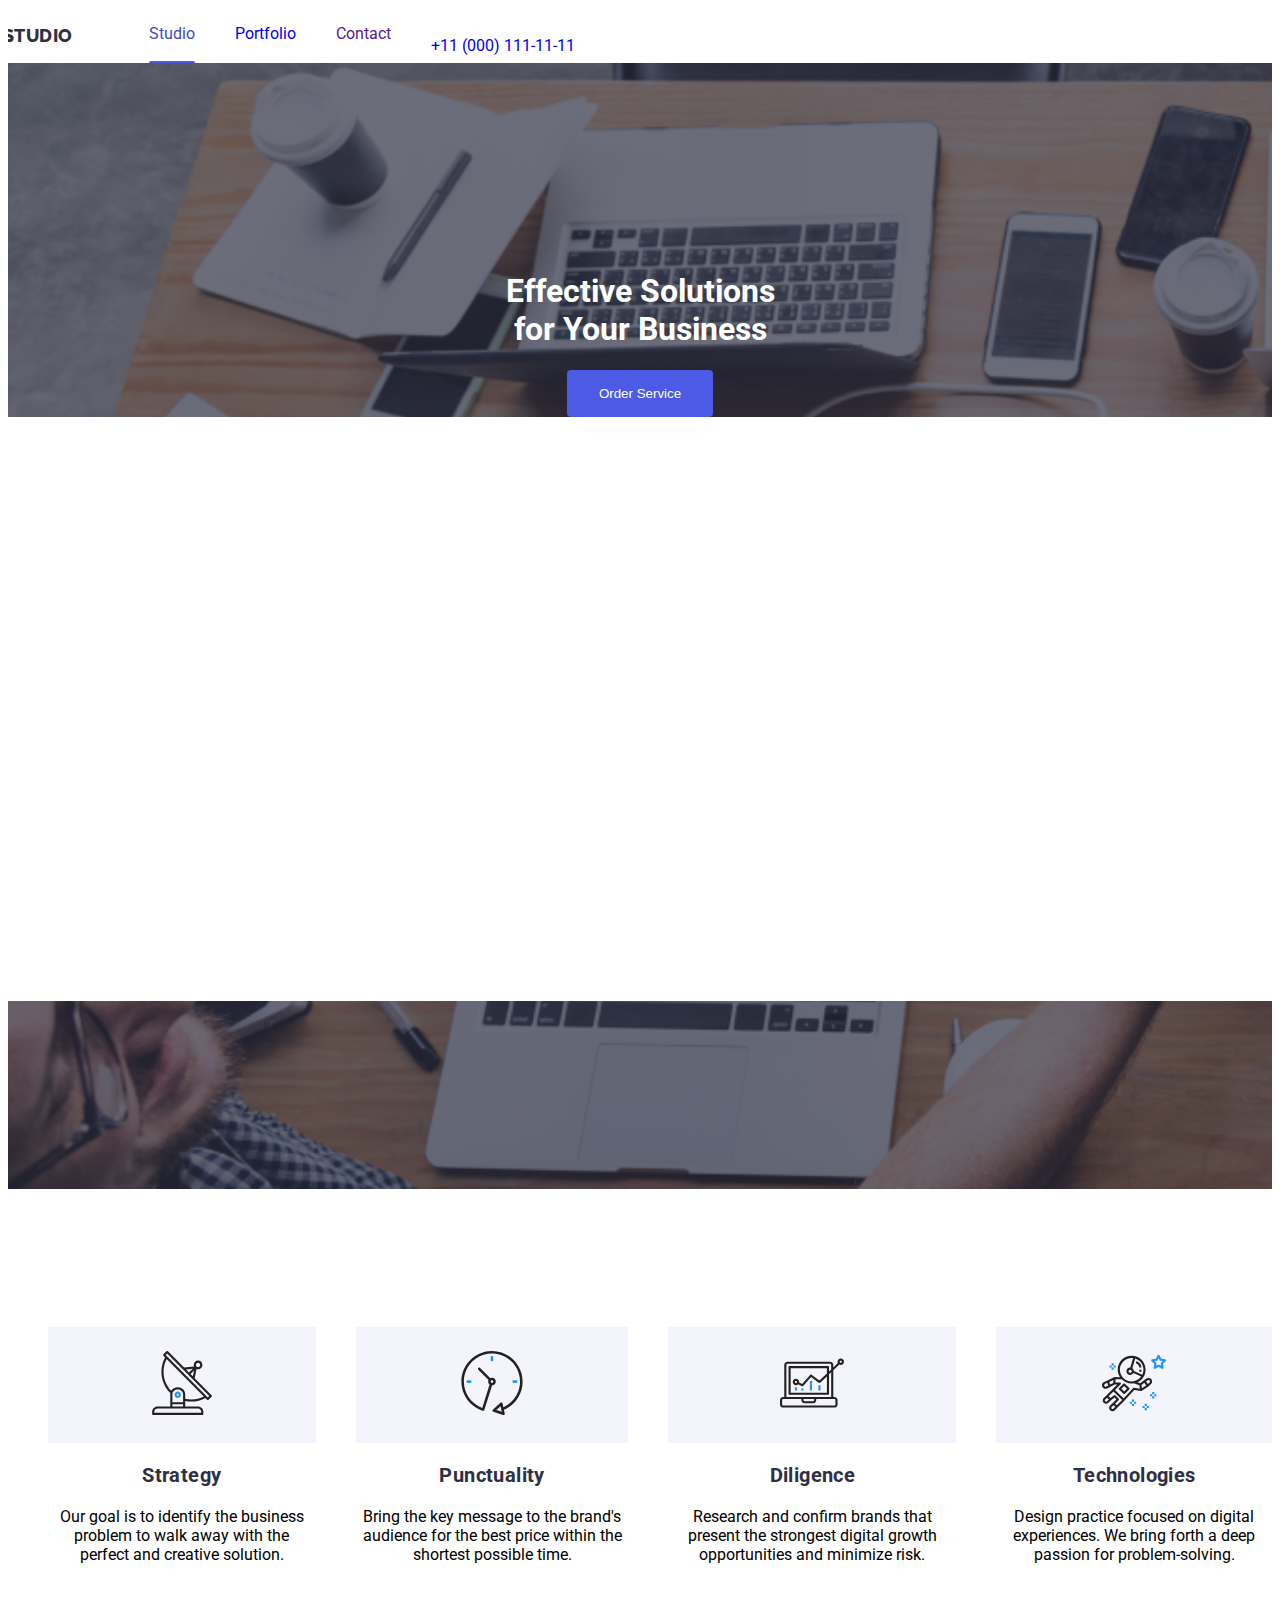
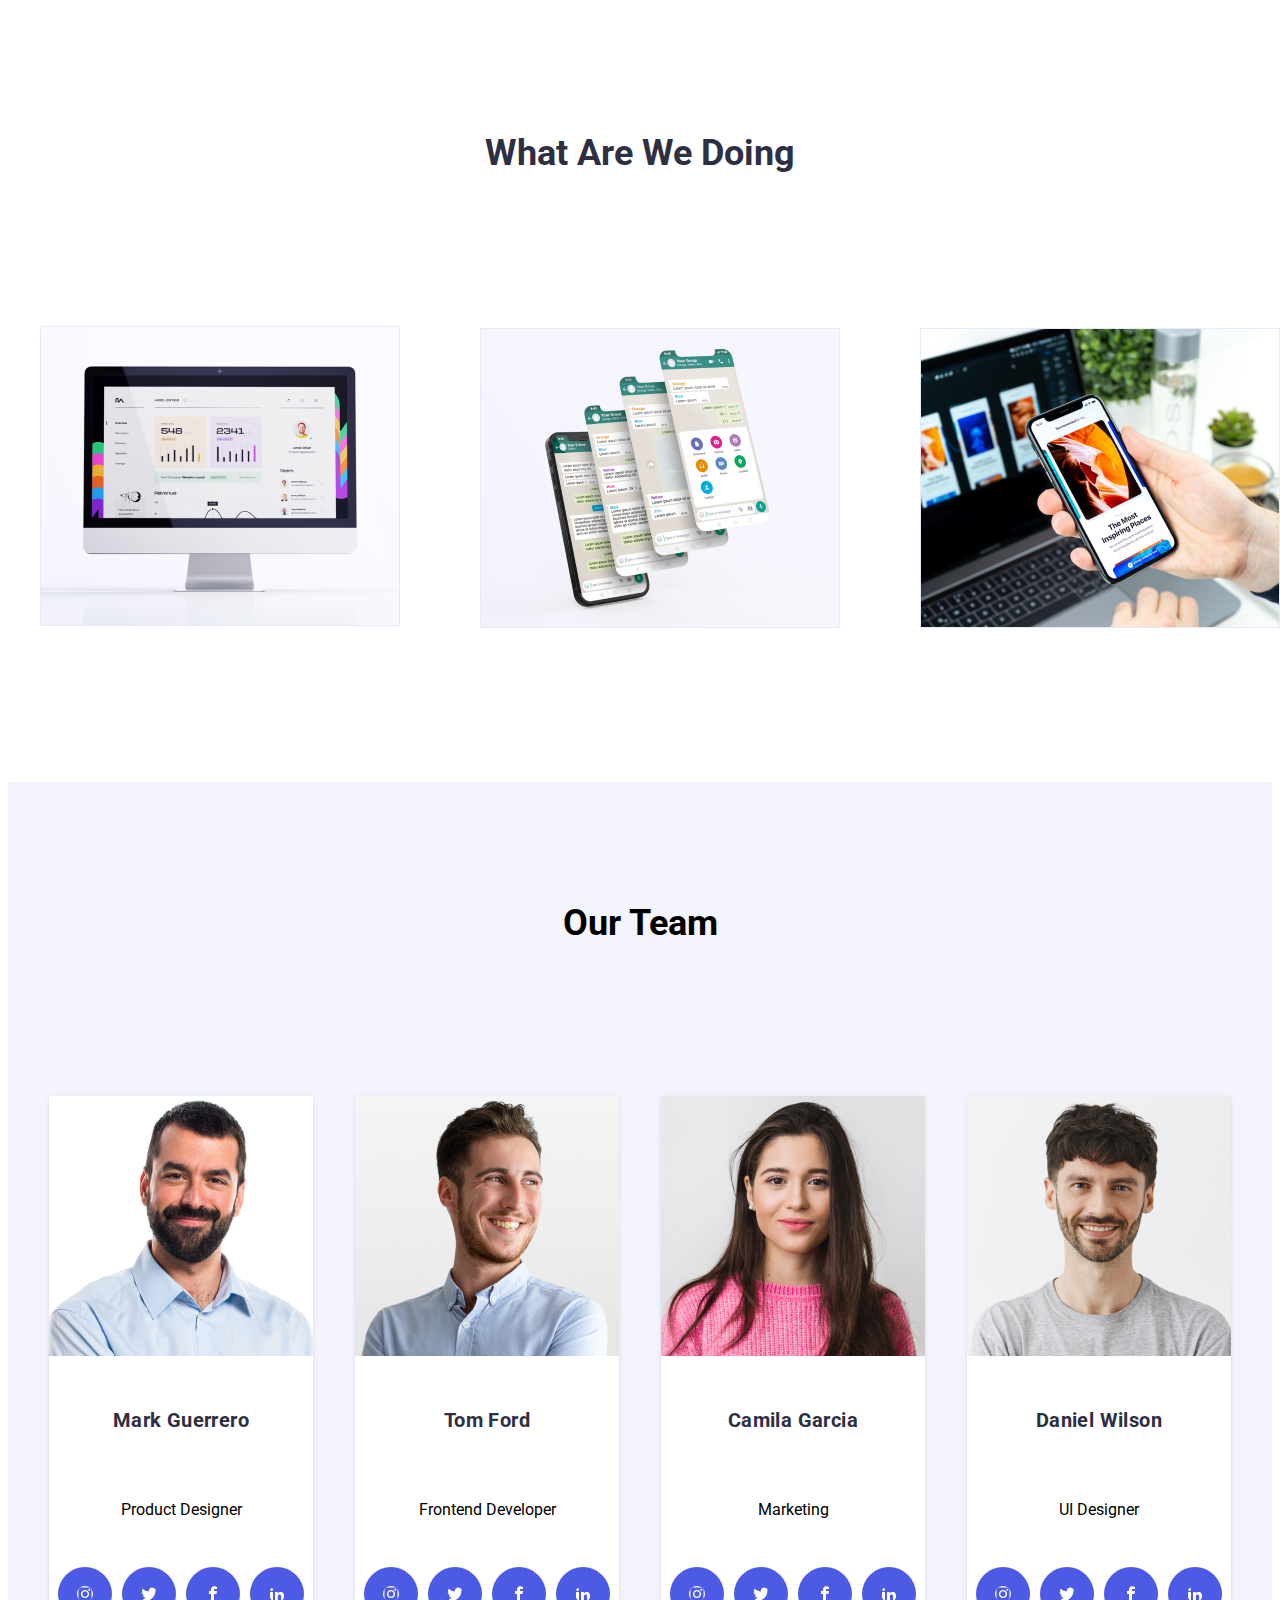
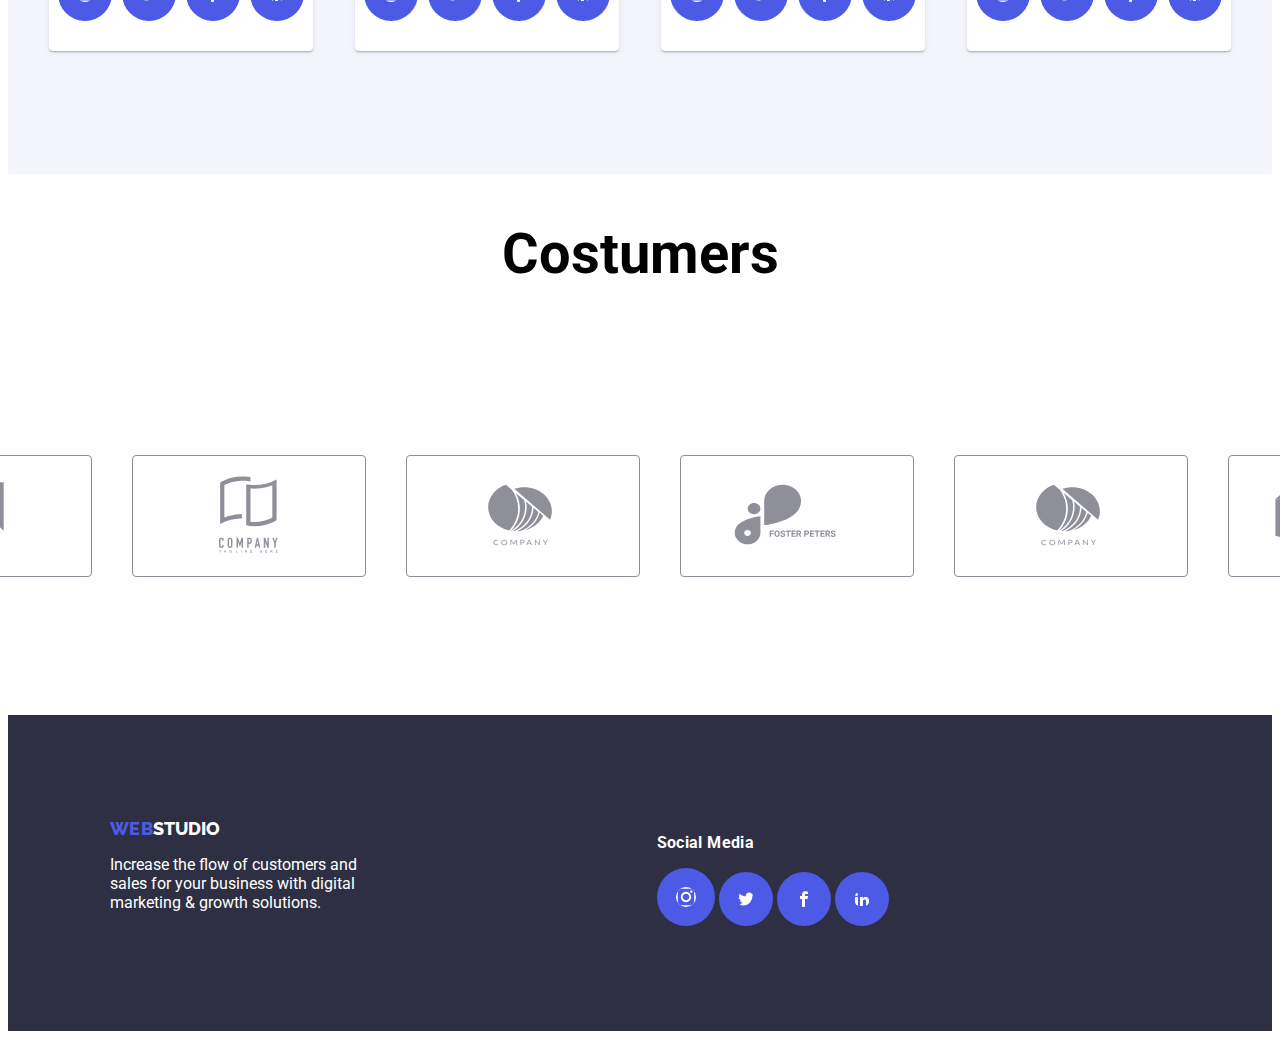
<file: index.html>
<!DOCTYPE html>
<html lang="en">
  <head>
    <meta charset="UTF-8" />
    <meta http-equiv="X-UA-Compatible" content="IE=edge" />
    <meta name="viewport" content="width=device-width, initial-scale=1.0" />
    <title>Homework5</title>
    <link rel="preconnect" href="https://fonts.googleapis.com" />
    <link rel="preconnect" href="https://fonts.gstatic.com" crossorigin />
    <link href="https://fonts.googleapis.com/css2?family=Raleway:wght@800&family=Roboto:wght@400;500;700;900&display=swap" rel="stylesheet" />
    <link rel="stylesheet" href="css/style.css" />

  </head>
  <body>
    <header class="uno">
      <div class="dos">
        <a href="#WEBSTUDIO" class="logo"><span>WEB</span>STUDIO</a>
        <nav class="information">
            <ul class="toraul">
              <li>
                <a href="index.html" class="link nav-link active">Studio</a>
            </li>
            <li>
                <a href="portfolio.html" class="link nav-link">Portfolio</a>
            </li>
            <li>
                <a href="" class="link nav-link">Contact</a>
            </li>
            </ul>
        </nav>
        <div>
          <a class="mai" href="mailto:info@devstudio.com">info@devstudio.com</a>
          <a class="tee" class="tel" href="tel:+110001111111">+11 (000) 111-11-11</a>
      </div>
      </div>
      <div class="telmail">
       
      </div>
    </header>

    <main>
      <section class="effective">
        <h1>Effective Solutions <br>for Your Business </br></h1>
        <button type="button" class="data-modal-open">Order Service</button>
          <div class="data-modal">
              <div class="modal-content">
                <span class="data-modal-close">&times;</span>
              </div>
          </div>
      </section>

      <section class="strat">
        <div class="stratcom">
            <ul class="toraulin">
              <li>
                <li class="textdesign">  
                  <div class="antenna">
                    <svg width="64" height="64" >
                      <use href="./images/icons.svg#antenna-1 "></use>
                    </svg>
                  </div>              
                  <h3>Strategy</h3>
                    <p>
                    Our goal is to identify the business problem to walk away with the
                    perfect and creative solution.
                    </p>
                </li>                                
                <li>
                  <div class="clock">
                    <svg width="64" height="64">
                       <use href="./images/icons.svg#clock-1 "></use>
                    </svg>
                  </div>
                    <h3>Punctuality</h3>
                    <p>
                    Bring the key message to the brand's audience for the best price
                    within the shortest possible time.
                    </p>
                  </li>  
                               
                  <li>
                    <div class="clock">
                      <svg width="64" height="64">
                         <use href="./images/icons.svg#diagram-1 "></use>
                      </svg>
                    </div>
                      <h3>Diligence</h3>
                    <p>
                    Research and confirm brands that present the strongest digital
                    growth opportunities and minimize risk.
                    </p>
                  </li>
                 
                   <li>
                    <div class="clock">
                      <svg width="64" height="64">
                         <use href="./images/icons.svg#astronaut-1 "></use>
                      </svg>
                    </div>
                     <h3>Technologies</h3>
                    <p>
                     Design practice focused on digital experiences. We bring forth a
                     deep passion for problem-solving.
                     </p>
                    </li>

              </li>        
            </ul>
        </div>

        <div >
          <h2 class="doing">What Are We Doing</h2>
          <div>
            <ul class="toraulin">
              <li>
                <li><img src="images/img1.jpg" alt="monitor" width="360px" height="300px"></li>
                <li></li><img src="images/img 2.jpg" alt="screen layer" width="360px" height="300px"></li>
                <li></li><img src="images/img 3.jpg" alt="phone" width="360px" height="300px"></li>
              </li>     
            </ul>
          </div>
        </div>
      </section>

      <section class="damas">
        <h2 class="team">Our Team</h2>
          <ul class= "toraulin">
                <li class="employee" >                
                    <img class="mark guerrero" src="images/per1.png" alt="mark guerrero">
                    <h3>Mark Guerrero</h3>
                    <p>Product Designer</p>
                    <div class="groupicons">
                      <a class="iconstwo">  
                          <svg width="16" height="16" class="faceicon">
                          <use xlink:href="./images/icons.svg#instagram"></use>
                          </svg>
                          <svg width="16" height="16" class="faceicon">
                          <use xlink:href="./images/icons.svg#twitter-1"></use>
                          </svg>
                          <svg width="16" height="16" class="faceicon">
                          <use xlink:href="./images/icons.svg#facebook"></use>
                          </svg>
                          <svg width="16" height="16" class="faceicon">
                          <use xlink:href="./images/icons.svg#linkedin2"></use>
                          </svg>
                      </a>
                    </div>

                </li>
                <li class="employee" >                
                  <img src="images/per2.jpg" alt="tom ford">
                    <h3>Tom Ford</h3>
                    <p>Frontend Developer</p>
                  <div class="groupicons" >
                    <a class="iconstwo">  
                        <svg width="16" height="16" class="faceicon">
                        <use xlink:href="./images/icons.svg#instagram"></use>
                        </svg>
                        <svg width="16" height="16" class="faceicon">
                        <use xlink:href="./images/icons.svg#twitter-1"></use>
                        </svg>
                        <svg width="16" height="16" class="faceicon">
                        <use xlink:href="./images/icons.svg#facebook"></use>
                        </svg>
                        <svg width="16" height="16" class="faceicon">
                        <use xlink:href="./images/icons.svg#linkedin2"></use>
                        </svg>
                    </a>
                  </div>
               </li>
                
              </li>
              <li class="employee" >                
                  <img src="images/per3.jpg" alt="camila garcia">
                  <h3>Camila Garcia</h3>
                  <p>Marketing</p>
                  <div class="groupicons" >
                     <a class="iconstwo">  
                            <svg width="16" height="16" class="faceicon">
                             <use xlink:href="./images/icons.svg#instagram"></use>
                            </svg>
                            <svg width="16" height="16" class="faceicon">
                              <use xlink:href="./images/icons.svg#twitter-1"></use>
                            </svg>
                              <svg width="16" height="16" class="faceicon">
                           <use xlink:href="./images/icons.svg#facebook"></use>
                            </svg>
                           <svg width="16" height="16" class="faceicon">
                              <use xlink:href="./images/icons.svg#linkedin2"></use>
                           </svg>
                      </a>
                   </div>
             </li>

             <li class="employee" >                
              <img src="images/per4.jpg" alt="daniel wilson">
                <h3>Daniel Wilson</h3>
                <p>UI Designer</p>
              <div class="groupicons" >
                <a class="iconstwo">  
                    <svg width="16" height="16" class="faceicon">
                    <use xlink:href="./images/icons.svg#instagram"></use>
                    </svg>
                    <svg width="16" height="16" class="faceicon">
                    <use xlink:href="./images/icons.svg#twitter-1"></use>
                    </svg>
                    <svg width="16" height="16" class="faceicon">
                    <use xlink:href="./images/icons.svg#facebook"></use>
                    </svg>
                    <svg width="16" height="16" class="faceicon">
                    <use xlink:href="./images/icons.svg#linkedin2"></use>
                    </svg>
                </a>
              </div>
           </li>                  
      </section>
 
      <section class="costumerin">       
          <h2>Costumers</h2>                   
              <ul class="cosicon">
                
                 <a class="cosicon1">  
                    <svg width="164" height="88" class="logo1costumer">
                        <use xlink:href="./images/icons.svg#Logo-6"></use>
                          </svg>

                        <svg width="104" height="64" class="logo1costumer">
                          <use xlink:href="./images/icons.svg#Logo-4"></use>
                        </svg>

                        <svg width="104" height="64" class="logo1costumer">
                          <use xlink:href="./images/icons.svg#Logo-5"></use>
                        </svg>

                        <svg width="104" height="64" class="logo1costumer">
                          <use xlink:href="./images/icons.svg#Logo-2"></use>
                        </svg>

                        <svg width="104" height="64" class="logo1costumer">
                          <use xlink:href="./images/icons.svg#Logo-3"></use>
                        </svg>

                          <svg width="104" height="64" class="logo1costumer">
                                <use xlink:href="./images/icons.svg#Logo-1"></use>
                              </svg>
                </a>
              </ul>
    </main>
 
    <footer>
      <div>
          <a href="#WEBSTUDIO" class="logo2"><span>WEB</span>STUDIO</a>
            <p class="footp">Increase the flow of customers and 
             <br>sales for your business with digital 
              <br>marketing & growth solutions. </br>
                </p>
       </div>
      <div class="media" >
        <h3 class= "socmed">Social Media</h3>
              <div class="groupiconsf" >
                <a class="iconstwo2f">  
                   <svg width="20" height="20" class="faceiconf">
                      <use xlink:href="./images/icons.svg#instagram"></use>
                  </svg>
                 <svg width="16" height="16" class="faceiconf">
                      <use xlink:href="./images/icons.svg#twitter-1"></use>
                  </svg>
                  <svg width="16" height="16" class="faceiconf">
                      <use xlink:href="./images/icons.svg#facebook"></use>
                  </svg>
                  <svg width="16" height="16" class="faceiconf">
                      <use xlink:href="./images/icons.svg#linkedin2"></use>
                  </svg>
                </a>
              </div> 
      </div>         
    </footer>
  </body>
</html>
</file>
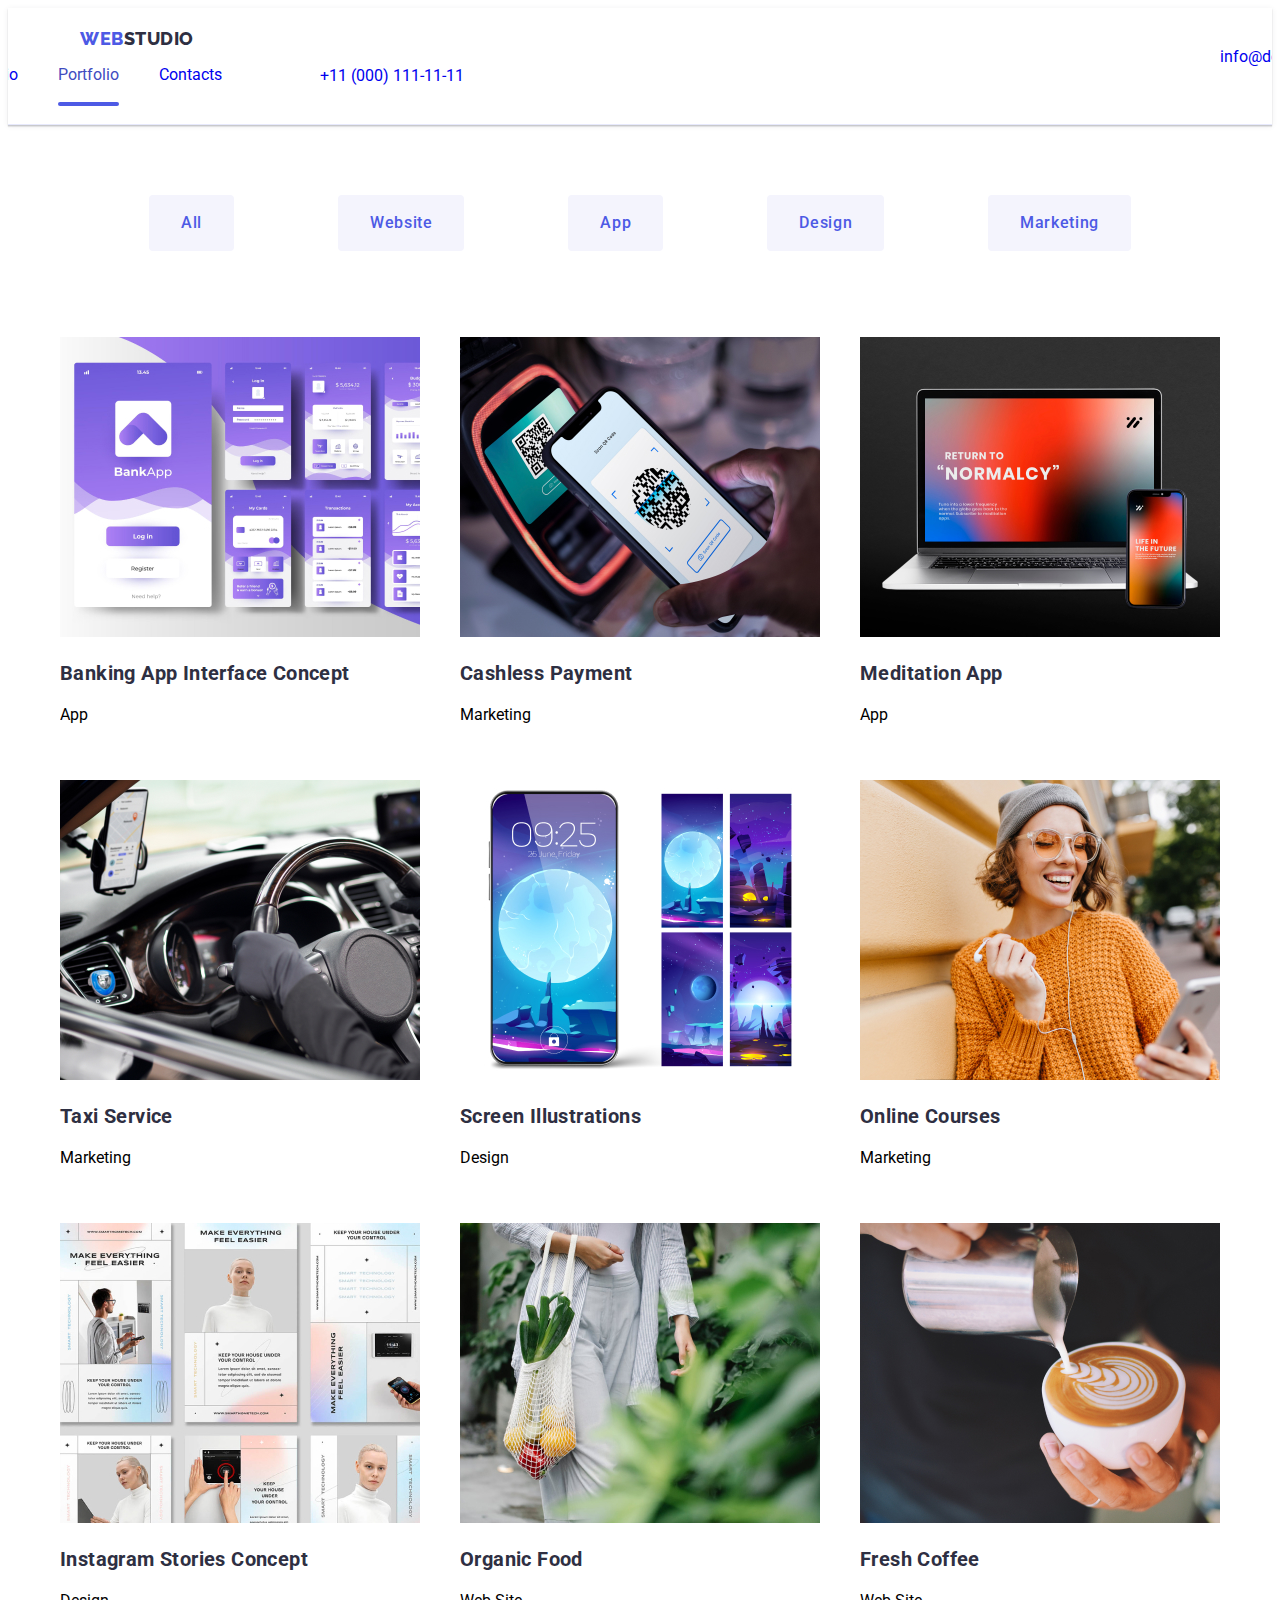
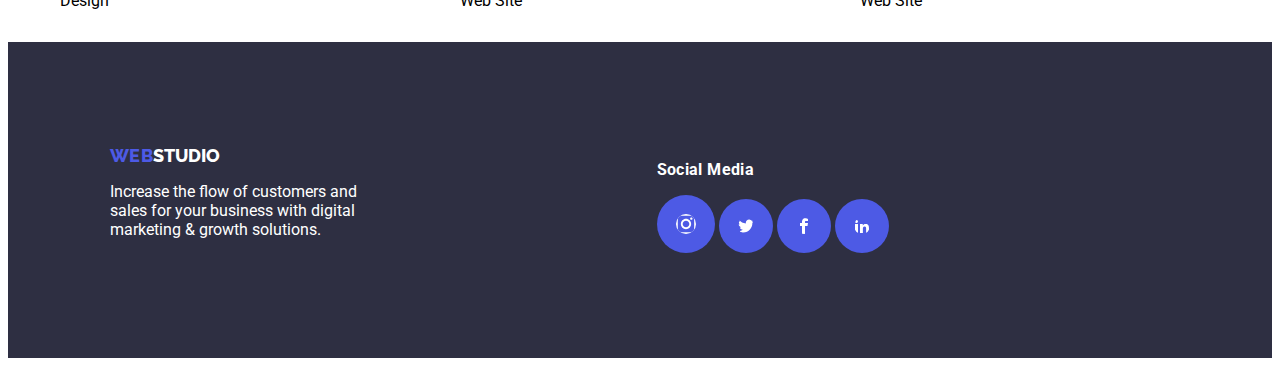
<file: portfolio.html>
<!DOCTYPE html>
<html lang="en">
  <head>
    <meta charset="UTF-8" />
    <meta http-equiv="X-UA-Compatible" content="IE=edge" />
    <meta name="viewport" content="width=device-width, initial-scale=1.0" />
    <title>Portfolio</title>
    <link rel="preconnect" href="https://fonts.googleapis.com" />
    <link rel="preconnect" href="https://fonts.gstatic.com" crossorigin />
    <link href="https://fonts.googleapis.com/css2?family=Raleway:wght@800&family=Roboto:wght@400;500;700;900&display=swap" rel="stylesheet" />
    <link rel="stylesheet" href="css/style.css" />
  </head>

  <body>
    <header class="unof">
      <div class="dosf">
        <a href="#WEBSTUDIO" class="logo"><span>WEB</span>STUDIO</a>
        <nav class="information">
          <ul class="toraul">
            <li>
              <a href="index.html" class="link nav-link">Studio</a>
            </li>
            <li>
              <a href="portfolio.html" class="link nav-link active">Portfolio</a>
            </li>
            <li>
              <a href="index.html" class="link nav-link">Contacts</a>
            </li>
          </ul>
        </nav>
      </div>
      <div class="telmail">
        <div>
            <a class="mai" href="mailto:info@devstudio.com">info@devstudio.com</a>
            <a class="tee" class="tel" href="tel:+110001111111">+11 (000) 111-11-11</a>
      </div>
      </div>
    </header>
    <main>
       <section>
        <div class="projectbut">
          <button class="buttonf">All</button>
          <button class="buttonf">Website</button>
          <button class="buttonf">App</button>
          <button class="buttonf">Design</button>
          <button class="buttonf">Marketing</button>
        </div>

        <div class="container">
          <ul class="list">
            <li class="lista">

              <div class="projectimg">
                <img src="images/bank.jpg" alt="bankapp" />
                <div class="projectimgcaption">
                  <p>14 Stylish and User-Friendly App Design Concepts · Task Manager App · Calorie Tracker App · Exotic Fruit Ecommerce App · Cloud Storage App   </p>
                </div>
              </div>
              <div class="project-caption">
                <h3 class="baking">Banking App Interface Concept</h3>
                <p>App</p>
              </div>
            </li>

             <li class="lista">

              <div class="projectimg">
                <img src="images/cashless.jpg" alt="cashless">
                <div class="projectimgcaption">
                  <p>14 Stylish and User-Friendly App Design Concepts · Task Manager App · Calorie Tracker App · Exotic Fruit Ecommerce App · Cloud Storage App   </p>
                </div>
              </div>
              <div class="project-caption">
                <h3 class="baking">Cashless Payment</h3>
                <p>Marketing</p>
              </div>
            </li>
            <li>
              <img src="images/meditation.jpg" alt="meditation">
              <div class="project-caption">
                <h3 class="baking">Meditation App</h3>
                <p>App</p>
              </div>
            </li>

            <li>
              <img src="images/taxi.jpg" alt="taxi">
              <div class="project-caption">
                <h3 class="baking">Taxi Service</h3>
                <p>Marketing</p>
              </div>
            </li>

            <li>
              <img src="images/screen illutration.jpg" alt="screen">
              <div class="project-caption">
                <h3 class="baking">Screen Illustrations</h3>
                <p>Design</p>
              </div>
            </li>

            <li>
              <img src="images/online courses.jpg" alt="onlinecourse">
              <div class="project-caption">
                <h3 class="baking">Online Courses</h3>
                <p>Marketing</p>
              </div>
            </li>

            <li>
              <img src="images/instagram.jpg" alt="ig">
              <div class="project-caption">
                <h3 class="baking">Instagram Stories Concept</h3>
                <p>Design</p>
              </div>
            </li>

            <li>
              <img src="images/organicfood.jpg" alt="organic">
              <div class="project-caption">
                <h3 class="baking">Organic Food</h3>
                <p>Web Site</p>
              </div>
            </li>

            <li>
              <img src="images/freshcoffee.jpg" alt="bcoffee">
              <div class="project-caption">
                <h3 class="baking">Fresh Coffee</h3>
                <p>Web Site</p>
              </div>
            </li>


          </ul>
        </div>
      </section>
      </main>
    
    <footer>
      <div>
          <a href="#WEBSTUDIO" class="logo2"><span>WEB</span>STUDIO</a>
            <p class="footp">Increase the flow of customers and 
             <br>sales for your business with digital 
              <br>marketing & growth solutions. </br>
                </p>
       </div>
        <div class="media" >
        <h3 class= "socmed">Social Media</h3>
              <div class="groupiconsf" >
                <a class="iconstwo2f">  
                   <svg width="20" height="20" class="faceiconf">
                      <use xlink:href="./images/icons.svg#instagram"></use>
                  </svg>
                 <svg width="16" height="16" class="faceiconf">
                      <use xlink:href="./images/icons.svg#twitter-1"></use>
                  </svg>
                  <svg width="16" height="16" class="faceiconf">
                      <use xlink:href="./images/icons.svg#facebook"></use>
                  </svg>
                  <svg width="16" height="16" class="faceiconf">
                      <use xlink:href="./images/icons.svg#linkedin2"></use>
                  </svg>
                </a>
              </div> 
      </div>         
    </footer>
  </body>
</html>
</file>
<file: css/style.css>
:root {
    --iris: #4D5AE5;
    --navyblue: #2E2F42;
    --ocean: #404bbf;
    --white: #fff;
    --slate: #434455;
    --cornflower: #e7c9fc;
    --cloud: #f4f4fd;
    --lightslate: #8E8F99
}

header {
    display: flex;
    justify-content: center;
    align-items: center;
    overflow: hidden;
}

.logo {
    color: #2E2F42;
    font-family: Raleway, sans serif;
    font-size: 18px;
    font-style: normal;
    font-weight: 800;
    line-height: 21px; 
    letter-spacing: 0.54px;
    text-transform: uppercase;
    padding-right: 76px;

}
.logo span {
    font-family: raleway, sans serif;
    color: #4D5AE5;
    font-size: 18px;
    font-style: normal;
    font-weight: 800;
    padding-left: 156px;

}

body {
    font-family: "roboto", sans-serif;
}

.toraul {
    list-style: none;
    padding-left: 0;
    display: flex;
    gap: 40px;
    text-align: left; 

} 
.toraulin {
    list-style: none;
    padding-left: 0;
    display: flex;
    padding-top: 122px;
    padding-bottom: 122px;
    gap: 40px;
    align-items: center;
    text-align: left; 
    justify-content: center;
    background-color: cloud;
}
.textdesign {
    text-align: left;
}



.toraulin p {
    text-align: center;
}


.markguerrero {
    height: 260px;
    width: 264px;
}





    

.dos {
    display: flex;
}



head:hover {
    color: rgb(129, 5, 102);
  
}


.uno {
   display: flex;
   align-items: center;
  
}


.dos {
   align-items: center;
}


.mai {
    margin-left: 940px;
    gap: 40px;
   
}
.tee {
    margin-left: 40px;
}

.tel {
    text-align: right
}



/*GENERAL STYLING*/
.list {
    list-style: none;
    padding-left: 0;
    display: flex;
}
a {
    text-decoration: none;
    
}
.effective {
    background: linear-gradient(rgba(46, 47, 66, 0.7), rgba(46, 47, 66, 0.7)), url("../images/people-office-1.jpg");
    background-size: cover;
    padding-top: 188px;
    padding-bottom: 188px;
    text-align: center;
    color: #fff;
}
h2 {
    text-align: center;
    font-size: 56px;
    font-family: roboto, sans serif;
    font-style: normal;
}
h3 {
    text-align: center;
}
button {
    color: white;
    border-radius: 4px;
    background: #4D5AE5;
    border: none;
    cursor: pointer;  
    padding: 16px 32px; 
}
button:hover {
    color:blue;
    background-color: rgb(94, 142, 246);
   
}


.stratcom {
    font-family: roboto, sans serif;
    font-style: normal;
    text-decoration: none;
    
}
h3 {
    color: #2E2F42;
    font-family: roboto, sans serif;
    font-size: 20px;
    font-style: normal;
    font-weight: 700;
    letter-spacing: .4px;
    text-align: center;
   

}
.doing {
    color: #2E2F42;
    font-family: roboto, sans serif;
    font-size: 36px;
    font-style: normal;
    font-weight: 700;
    text-align: center;
}

.team {
    color: cloud#2E2F42;
    font-family: roboto, sans serif;
    font-size: 36px;
    font-style: normal;
    font-weight: 700;
    text-align: center;
    padding-top: 120px;
}

.logo2 span {
    color: var(--IRIS, #4D5AE5);
    font-family: Raleway;
    font-size: 18px;
    font-style: normal;
    font-weight: 800;
    line-height: 21px; /* 116.667% */
    letter-spacing: 0.54px;
    text-transform: uppercase;
}
.logo2 {
    color: white;
    font-family: Raleway;
    font-size: 18px;
    font-style: normal;
    font-weight: 800;
    text-transform: uppercase;
}

.pointer {
    cursor: pointer;
}

.costumers {
    text-align: center;
}

.antenna {
    padding: 24px 0;
    text-align: center;
    background-color: var(--cloud);     
}
.clock {
    padding: 24px 0;
    text-align: center;
    background-color: var(--cloud);
}

.iconstwo {
    display: flex;
    justify-content: space-around;
    gap: 10px;

}
.faceicon {
    background-color: var(--iris);
    padding: 19px;
    border-radius: 50%;
    fill: var(--white);
}
.employee {
    width: 264px;
    display: inline-flex;
    padding-bottom: 30px;
    flex-direction: column;
    justify-content: center;
    align-items: center;
    gap: 32px;
    background-color: var(--white);
    border-radius: 0px 0px 4px 4px;
    box-shadow: 0px 2px 1px 0px rgba(14, 14, 20, 0.08), 0px 1px 1px 0px rgba(1, 3, 36, 0.16), 0px 1px 6px 0px rgba(46, 47, 66, 0.08);
    margin: 1px;
}

.damas {
    background-color: var(--cloud)
    
}   



/* CUSTUMERS ARE  */



Costumer Area 

.cosicon{
    flex: content;
    flex-wrap: wrap;
    justify-content: center;
    gap: 24px;
    justify-content: center;
    border-radius: 4px;
   
 }

.cosicon1 {
    justify-content: center;
    align-items: center;
    display: inline-flex;
    align-items: flex-start;display: flex;
    padding-top: 122px;
    padding-bottom: 122px;
    gap: 40px;
    fill: var(--lightslate);
   
}
.cosicon1 svg {
    fill: var(--lightslate) ;
    padding: 16px 32px;
}

.logo1costumer {
    border-radius: 4px;
    border: 1px solid var(--LIGHT-SLATE, #8E8F99);
    width: 104px;
    height: 56px;
    flex-shrink: 0;
    width: 168px;
    height: 88px;
}
.logo1costumer:hover,
.logo1costumer:focus svg  {
    border-color: var(--iris);
}
.logo1costumer:hover,
.logo1costumer:focus svg  {
    fill: var(--iris);
}

.active {
    color: var(--ocean);
}
.active::after {
    content: " ";
    display: block;
    height: 4px;
    width: 100%;
    border-radius: 2px;
    background-color: var(--iris);
   bottom: -18px;
    position: relative;
    left: 0;  
}



/* MODAL */


.data-modal {
    background-color: var(--white);
    width: 408ox;
    height: 584px;
}
.modal {
    background-color: rgba(0, 0, 0, 00.5px);
    position: absolute;
    top: 0;
    left: 0;
    width: 100%;
    height: 100%;
    display: flex;
    align-items: center;
    justify-content: center;
    opacity: 0;
}
.is-hidden {
    visibility: hidden;
}











/* FOOTER AREA  */


footer {
    background-color: #2E2F42;
    padding: 101.5px;
    display: flex;
    text-decoration: none;
    align-items: center;}

footer .toraulin {
    padding-top: 0;
    padding-bottom: 0;}
footer .iconstwo {
    justify-content: left;
    text-decoration: none;
    margin-left: 200px;
}
.footp {
    color: white;
    font-family: Roboto;
    font-size: 16px;
    font-style: normal;
    font-weight: 400;
}

.media {
    color: cloud#2E2F42;
    font-family: roboto, sans serif;
    font-style: normal;
    font-weight: 700;
    text-align: left;
    margin-left: 300px;
    text-align: left;
    
}
.socmed {
    color: var(--white);
    font-family: Roboto;
    font-size: 16px;
    font-style: normal;
    text-align: left;
   

}
.groupicons {
    justify-content: center;

}

.faceiconf {
    background-color: var(--iris);
    padding: 19px;
    border-radius: 50%;
    fill: var(--white);
}
.iconstwof {
    display: flex;
    justify-content: space-around;
    gap: 10px;
}







/* Portfolio Are  */


.unof {
    border-bottom: 1px solid var(--CORNFLOWER, #E7E9FC);
    background: var(--WHITE, #FFF);
    box-shadow: 0px 1px 6px 0px rgba(46, 47, 66, 0.08), 0px 1px 1px 0px rgba(46, 47, 66, 0.16), 0px 2px 1px 0px rgba(46, 47, 66, 0.08);
    
}.dosf {
    display: inline-block;
    justify-content:center ;
    display: inline-flex;
    align-items: flex-start;
    flex-wrap: wrap;
    padding: 20px 10px;
}

.projectbut {
    text-align: center;
    border-radius: 4px;
}
.buttonf {
    
    text-align: center;
/* Button Text */
    font-family: Roboto;
    font-size: 16px;
    font-style: normal;
    font-weight: 500;
    line-height: 24px; /* 150% */
    letter-spacing: 0.64px;
    padding: 12px 24px;
    margin: 70px 50px;
    color: var(--iris);
    border-radius: 4px;
    background: var(--CLOUD, #F4F4FD);
    border: none;
    cursor: pointer;  
    padding: 16px 32px; 
}
.buttonf:hover {
    color: white;
}


.list {
    display: flex;
    width: 100%;
    flex-wrap: wrap;
    text-align: left;
    gap: 40px;  
    padding-left: 0;
    align-items: center;
    text-align: center; 
    justify-content: center;

}
.lista {
    width: 360px;
    overflow: hidden;
  
}

.project li img {
    width: 100%;
    display: block;
}
.projectimg {
    position: relative;
    overflow: hidden;
}
.lista:hover .projectimgcaption {
    opacity: 1;
    transform: translateY(0);

}
.projectimgcaption {
    position: absolute;
    background: rgba(77, 90, 229, 0.8);
    color: var(--white);
    height: 100%;
    width: 100%;
    top: 0;
    left: 0;
    opacity: 0;
    transform: translateY(100%);
    transition: transform 0.25s cubic-bezier(0.4, 0, 0.2, 1);

}
.projectimgcaption p {
    padding: 40px 32px;
} 


.project-caption {
   text-align: left;

}
.baking {
    text-align: left;
    
}
.container {
   align-items: center;

}
</file>
